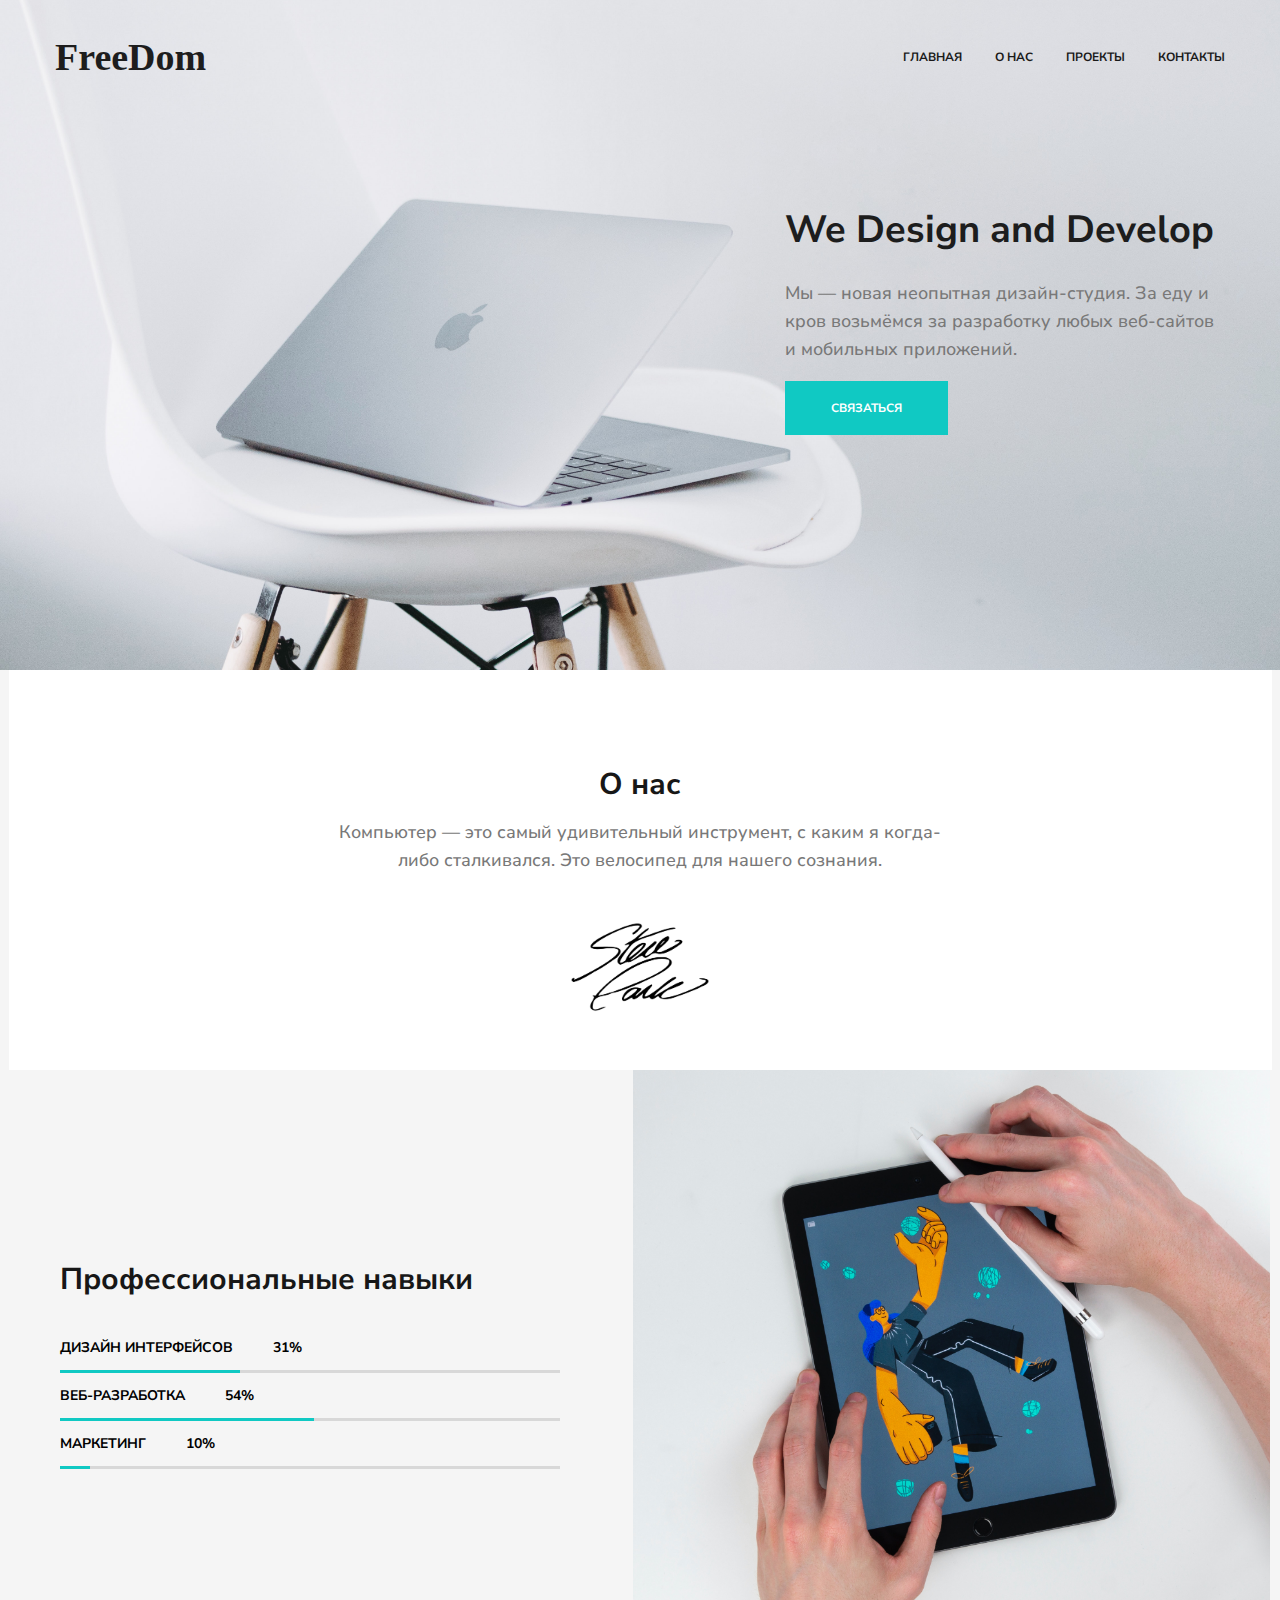
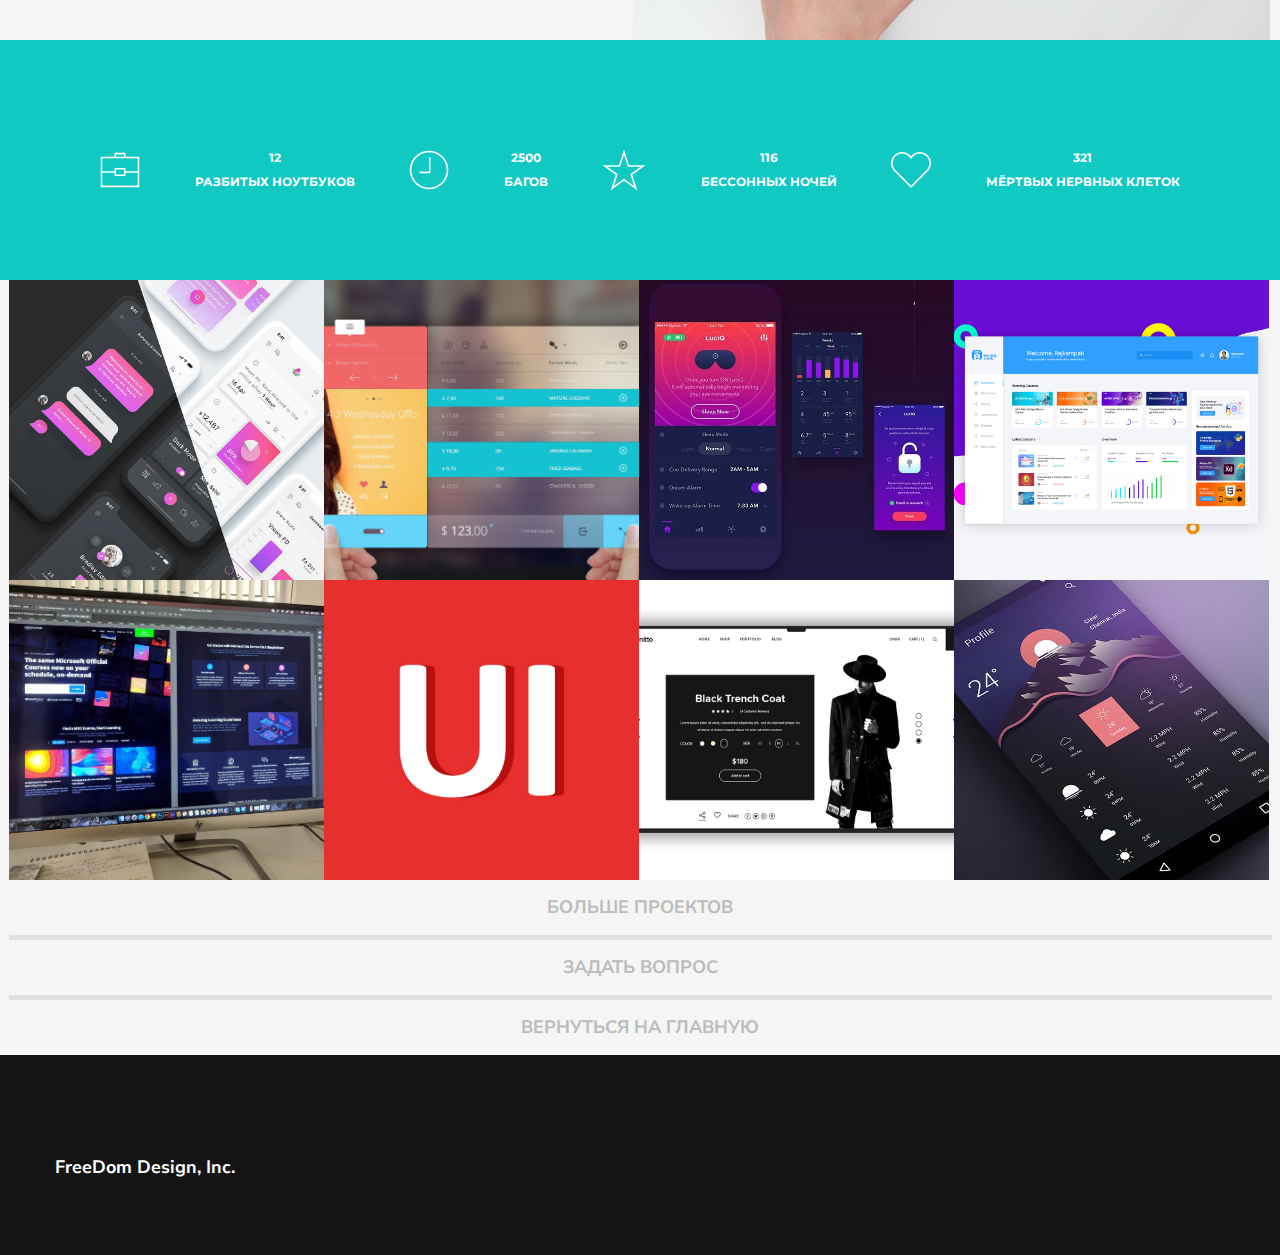
<file: index.html>
<!DOCTYPE html>
<html lang="en">
<head>
    <meta charset="UTF-8">
    <title>FreeDom</title>
    <link href="https://fonts.googleapis.com/css2?family=Montserrat:wght@500;700&family=Nunito+Sans&display=swap&family=Permanent+Marker&display=swap" rel="stylesheet">
    <link rel="stylesheet" href="main.css">
    <link rel="stylesheet" href="https://use.fontawesome.com/releases/v5.0.13/css/all.css" integrity="sha384-DNOHZ68U8hZfKXOrtjWvjxusGo9WQnrNx2sqG0tfsghAvtVlRW3tvkXWZh58N9jp" crossorigin="anonymous">
    <style>
        a i {
            color: #bcbcbc;
            font-size: 25px;
            margin-right: 20px;
            transition:  color 0.2s linear;
        }
        
        a i:hover {
            color: #787878;
        }
    </style>
</head>

<body>
   
    <header id="header" class="header">
        <div class="container_h">
            <div class="nav_wrapper">
                <div class="logo">FreeDom</div>
                <div class="nav">
                    <a class="nav_link" href="#header"><b>Главная</b></a>
                    <a class="nav_link" href="#fon"><b>О нас</b></a>
                    <a class="nav_link" href="#res"><b>Проекты</b></a>
                    <a class="nav_link" href="connect.html"><b>Контакты</b></a>
                </div>
            </div>
            <div class="header-desc">
               <h1 class="header_title">We Design and Develop</h1>
               <div class="header_text">
                   <p>Мы — новая неопытная дизайн-студия. За еду и кров возьмёмся за разработку любых веб-сайтов и мобильных приложений.</p>
               </div>
               <nav><a href="connect.html" class="header_btn"><b>Связаться</b></a></nav>
            </div>
        </div>
    </header>
    
    <center id="fon" class="fon">
        <div class="container_fon">
            <div class="title">О нас</div>
            <div class="header_text"><p>Компьютер — это самый удивительный инструмент, с каким я когда-либо сталкивался. Это велосипед для нашего сознания.</p></div>
            <div class="signature"></div>
        </div>
    </center>
    
    <about id="about" class="about">
       <div class="container_a">
            <div class="flex_box_3">
                <div class="skills">
                    <h1 class="title"><p>Профессиональные навыки</p></h1>
                    <div class="about_text">дизайн интерфейсов &emsp; &emsp; 31%</div>
                    <div class="flex_box_2"><div class="box_1"></div></div>
                    <div class="about_text">веб-разработка &emsp; &emsp; 54%</div>
                    <div class="flex_box_2"><div class="box_2"></div></div>
                    <div class="about_text">Маркетинг &emsp; &emsp; 10%</div>
                    <div class="flex_box_2"><div class="box_3"></div></div>
                </div>
                <div class="foto"></div>
            </div>
        </div>
    </about>
    
    <center id="res" class="res">
        <div class="container_res">
            <div class="flex_box_3">
                <img src="img/suitcase.png" alt="suitcase">
                <div class="res_text"><p>12</p> <p>Разбитых ноутбуков</p></div>
                <img src="img/clock.png" alt="clock">
                <div class="res_text"><p>2500</p> <p>Багов</p></div>
                <img src="img/star.png" alt="star">
                <div class="res_text"><p>116</p> <p>Бессонных ночей</p></div>
                <img src="img/heart.png" alt="heart">
                <div class="res_text"><p>321</p> <p>Мёртвых нервных клеток</p></div>
            </div>
        </div>
    </center>
    
    <center id="project" class="project">
        <div class="container_p">
            <div class="project_wrapper">
              <div class="pro_foto_1"></div>
              <div class="pro_foto_2"></div>
              <div class="pro_foto_3"></div>
              <div class="pro_foto_4"></div>
              <div class="pro_foto_5"></div>
              <div class="pro_foto_6"></div>
              <div class="pro_foto_7"></div>
              <div class="pro_foto_8"></div>
            </div>
            <div class="add"><a href="project.html" class="pro_btn"><div align="center">Больше проектов</div></a></div>
            <div class="add"><a href="connect.html" class="pro_btn"><div align="center">Задать вопрос</div></a></div>
            <div class="add"><a href="#header" class="pro_btn"><div align="center">Вернуться на главную</div></a></div>
        </div>
    </center>

    <footer class="footer">
        <div class="container_f">
            <div class="flex_box_3">
                <h2 class="footer_text"><p>FreeDom Design, Inc.</p></h2>
                <div class="icons">
                    <a href="#"><i class="fab fa-instagram"></i></a>
                    <a href="#"><i class="fab fa-twitter"></i></a>
                    <a href="#"><i class="fab fa-facebook"></i></a>
                    <a href="#"><i class="fab fa-vk"></i></a>
                </div>
            </div>
        </div>
    </footer>
    
</body></html>
</file>
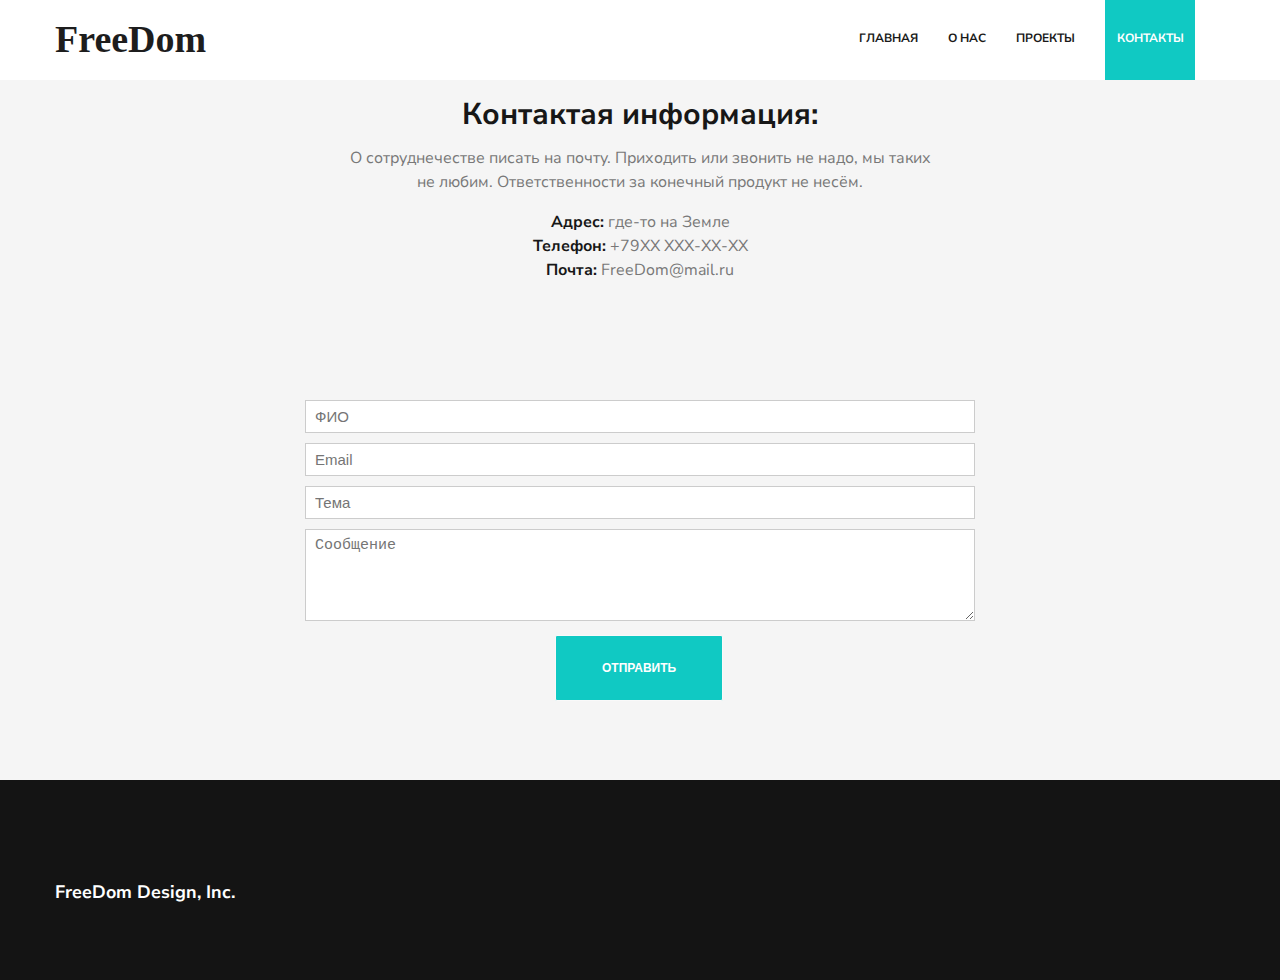
<file: connect.html>
<!DOCTYPE html>
<html lang="en">
<head>
    <meta charset="UTF-8">
    <title>Connect with us</title>
    <link href="https://fonts.googleapis.com/css2?family=Montserrat:wght@500;700&family=Nunito+Sans&display=swap&family=Permanent+Marker&display=swap" rel="stylesheet">
    <link rel="stylesheet" href="form.css">
    <link rel="stylesheet" href="https://use.fontawesome.com/releases/v5.0.13/css/all.css" integrity="sha384-DNOHZ68U8hZfKXOrtjWvjxusGo9WQnrNx2sqG0tfsghAvtVlRW3tvkXWZh58N9jp" crossorigin="anonymous">
    <style>
        a i {
            color: #bcbcbc;
            font-size: 25px;
            margin-right: 20px;
            transition:  color 0.2s linear;
        }
        
        a i:hover {
            color: #787878;
        }
    </style>
</head>
<body>
   
    <header id="header" class="header">
        <div class="nav_wrapper">
            <div class="logo">FreeDom</div>
                <div class="nav">
                    <div class="flex">
                        <a class="nav_link" href="index.html"><b>Главная</b></a>
                        <a class="nav_link" href="index.html#fon"><b>О нас</b></a>
                        <a class="nav_link" href="project.html"><b>Проекты</b></a>
                        <div class="nav_link_2"><b><div align="center">Контакты</div></b></div>
                    </div>
                </div>
        </div>
    </header>
   
    
    <contact id="contact" class="contact">
        <div class="container_c">
           <div class="flex_box">
               <div class="contact_info">
                   <h1 class="title">Контактая информация:</h1>
                   <div class="contact_text"><p>О сотруднечестве писать на почту. Приходить или звонить не надо, мы таких не любим. Ответственности за конечный продукт не несём.</p></div> 
                   <div class="contact_text"><span><b>Адрес:</b></span> где-то на Земле</div>
                   <div class="contact_text"><span><b>Телефон:</b></span> +79ХХ ХХХ-ХХ-ХХ</div>
                   <div class="contact_text"><span><b>Почта:</b></span> FreeDom@mail.ru</div>   
               </div>
                <div class="connect">
                    <form>
                       <input id="name" class="txt" name="name" type="name" placeholder="ФИО">
                       <input id="email" class="txt" name="email" type="email" placeholder="Email"> 
                       <input id="title" class="txt" name="title" type="title" placeholder="Тема">
                       <textarea id="msg" class="txtarea" name="msg" placeholder="Сообщение"></textarea>
                       <button id="send"><b>Отправить</b></button>
                    </form> 
                </div>
            </div>
        </div>
    </contact>

 
    <footer class="footer">
        <div class="container_f">
            <div class="flex_box_3">
                <h2 class="footer_text"><p>FreeDom Design, Inc.</p></h2>
                <div class="icons">
                    <a href="#"><i class="fab fa-instagram"></i></a>
                    <a href="#"><i class="fab fa-twitter"></i></a>
                    <a href="#"><i class="fab fa-facebook"></i></a>
                    <a href="#"><i class="fab fa-vk"></i></a>
                </div>
            </div>
        </div>
    </footer>
    
</body>
</html>
</file>
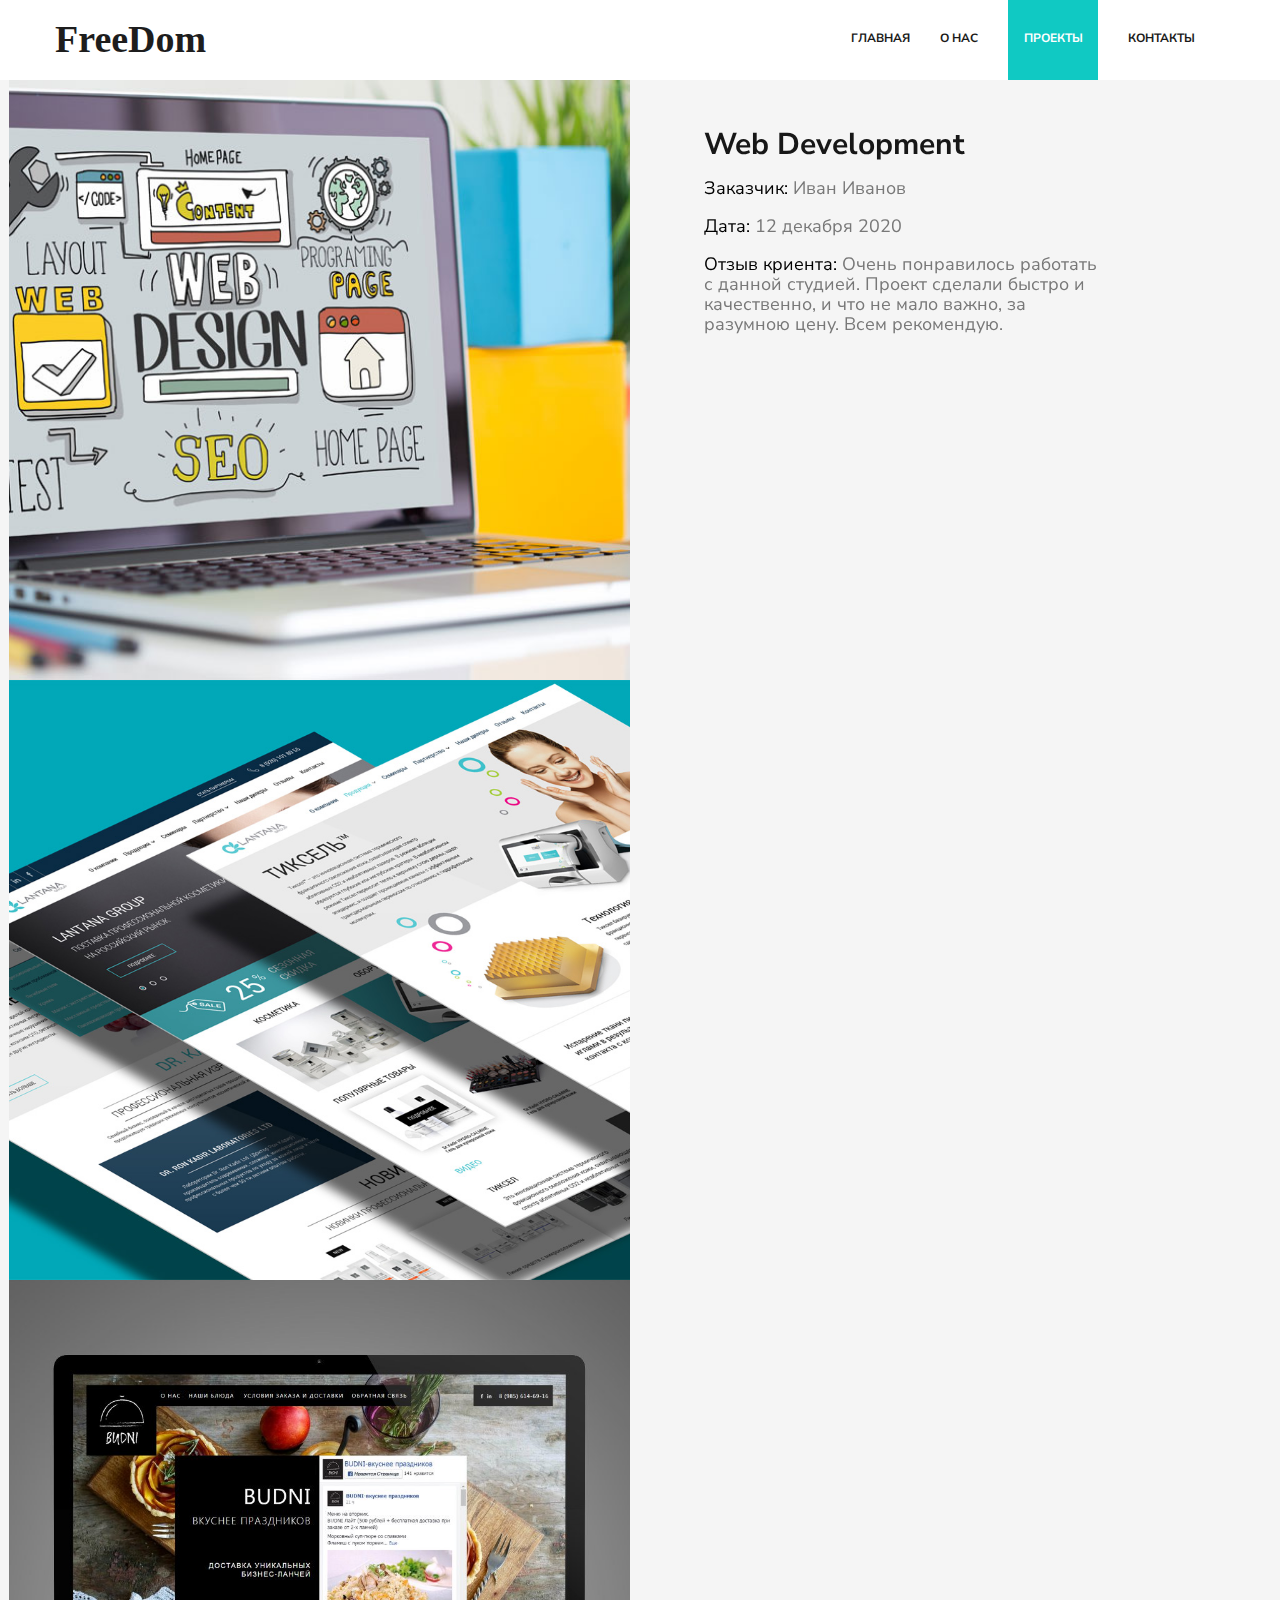
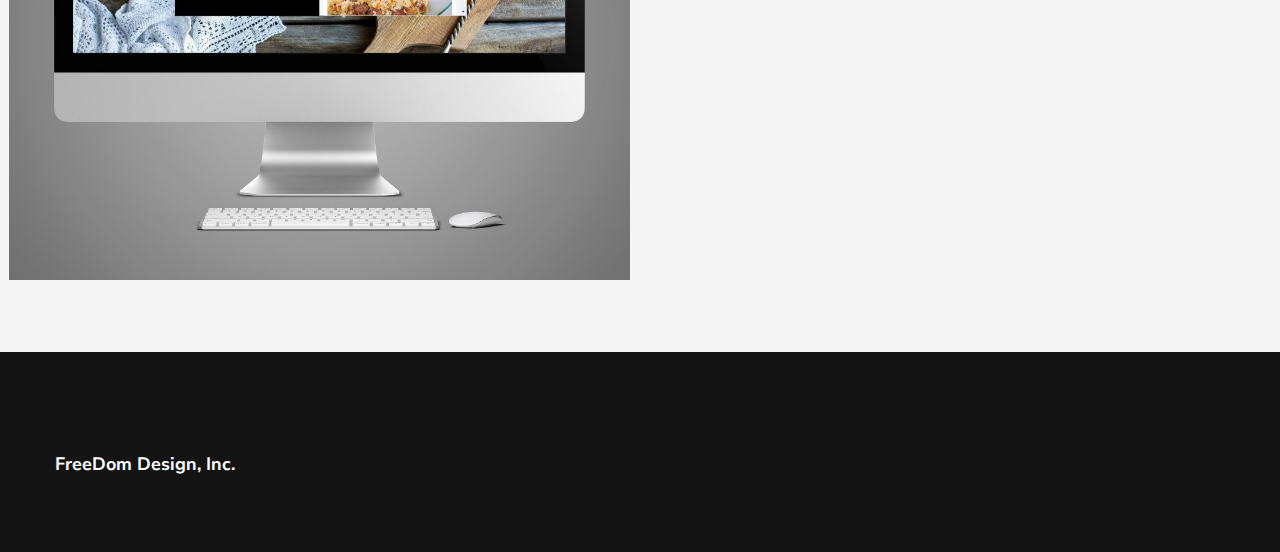
<file: project.html>
<!DOCTYPE html>
<html lang="en">
<head>
    <meta charset="UTF-8">
    <title>Our projects</title>
    <link href="https://fonts.googleapis.com/css2?family=Montserrat:wght@500;700&family=Nunito+Sans&display=swap&family=Permanent+Marker&display=swap" rel="stylesheet">
    <link rel="stylesheet" href="form.css">
    <link rel="stylesheet" href="https://use.fontawesome.com/releases/v5.0.13/css/all.css" integrity="sha384-DNOHZ68U8hZfKXOrtjWvjxusGo9WQnrNx2sqG0tfsghAvtVlRW3tvkXWZh58N9jp" crossorigin="anonymous">
    <style>
        a i {
            color: #bcbcbc;
            font-size: 25px;
            margin-right: 20px;
            transition:  color 0.2s linear;
        }
        
        a i:hover {
            color: #787878;
        }
    </style>
</head>
<body>
   
   <header id="header" class="header">
        <div class="nav_wrapper">
            <div class="logo">FreeDom</div>
                <div class="nav">
                    <div class="flex">
                        <a class="nav_link" href="index.html"><b>Главная</b></a>
                        <a class="nav_link" href="index.html#fon"><b>О нас</b></a>
                        <div class="nav_link_2"><b><div align="center"><span>Проекты</span></div></b></div>
                        <a class="nav_link" href="connect.html"><b>Контакты</b></a>
                    </div>
                </div>
        </div>
    </header>
    
    <center class="project">
        <div class="container_p">
            <div class="pic">
                <div class="f1"></div>
                <div class="f2"></div>
                <div class="f3"></div>
            </div>
            <div class="text">
                <div class="title">Web Development</div>
                <div class="pro_text"><p><span>Заказчик:</span> Иван Иванов</p></div>
                <div class="pro_text"><p><span>Дата:</span> 12 декабря 2020</p></div>
                <div class="pro_text"><p><span>Отзыв криента:</span> Очень понравилось работать с данной студией. Проект сделали быстро и качественно, и что не мало важно, за разумною цену. Всем рекомендую.</p></div>
            </div>
        </div>
        <div class="items">
            <a href="#"><i class="fas fa-angle-double-left"></i></a>
            <a href="#"><i class="fas fa-align-justify"></i></a>
            <a href="#"><i class="fas fa-angle-double-right"></i></a>
        </div>
    </center>
    
    <footer class="footer">
        <div class="container_f">
            <div class="flex_box_3">
                <h2 class="footer_text"><p>FreeDom Design, Inc.</p></h2>
                
                <div class="icons">
                    <a href="#"><i class="fab fa-instagram"></i></a>
                    <a href="#"><i class="fab fa-twitter"></i></a>
                    <a href="#"><i class="fab fa-facebook"></i></a>
                    <a href="#"><i class="fab fa-vk"></i></a>
                </div>
            </div>
        </div>
    </footer>
    
</body>
</html>
</file>
<file: main.css>
body {
    margin: 0;
    font-family: 'Montserrat', sans-serif;
    font-family: 'Nunito Sans', sans-serif;
    font-size: 16px;
    color: #787878;
    line-height: 24px;
    background-color: #f5f5f5;
}

/* header */
.header {
    width: 100%;
    height: 670px;
    background: url("img/header.jpg") center no-repeat;
    background-size: cover;
}

.container_h {
    width: 1170px;
    height: 430px;
    margin: 0 auto;
    padding-top: 38px;
}

.logo {
    color: #1d1d1d; 
    font-weight: 700;
    font-size: 38px;
    line-height: 38px;
    font-family:  Permanent Marker;
}

.nav_wrapper {
    display: flex;
    justify-content:space-between;
    align-items: center;
}

/*флекс-бокс контейнер*/
.flex_box { 
    display: flex;
    justify-content:space-between;
}

/*навигация по сайту*/
.nav {
    margin: 0;
    padding: 0;
    font-size: 12px;
    text-transform: uppercase;
    font-weight: 500;
}

.nav_link {
    margin-right: 30px;
    color: #191919;
    text-decoration: none;
    transition:  color 0.2s linear;
}

.nav_link:last-child {
    margin-right: 0;
}

.nav_link:hover {
    color: #10c9c3;
}

/* Desc header */
.header-desc {
    width: 440px;
    height: 235px;
    margin-left: 710px;
    margin-top: 130px;
    padding-left: 20px;
}

.header_title {
    color: #1d1d1d; 
    font-weight: 700;
    font-size: 38px;
    line-height: 48px;
}

.header_text {
    font-weight: 500;
    font-size: 18px;
    line-height: 28px;
}

.header_btn {
    /* Style for "text" */
    text-decoration: none;
    color: #ffffff;
    font-size: 12px;
    font-weight: 500;
    line-height: 54px;
    
    /*text-align: center;*/
    text-transform: uppercase;
    
    /* Style for "bg" */
    display: inline-block;
    height: 54px;
    padding-left: 46px;
    padding-right: 46px;
    background-color: #10c9c3;
}

.header_btn:hover {
    background: #787878;
}



/* fon */
.fon {
    width: 1263px;
    height: 400px;
    background-color: #fff;
    margin: 0 auto;
}

.container_fon {
    width: 620px;
    height: 220px;
    align-content: center;
    padding-top: 100px;
}

.signature {
    width: 150px;
    height: 150px;
    background: url(img/signature.png) center no-repeat;
    background-size: cover;
}


/* about us */
.container_a {
    width: 1260px;
    height: 570px;
    margin: 0 auto;
}

.title {
    color: #171717;
    font-size: 30px;
    font-weight: 700;
    line-height: 1;
    margin: 0;
}

.skills {
    padding-left: 50px;
    width: 630px;
    height: 240px;

}

.foto {
    width: 700px;
    height: 570px;
    background: url("img/skills.jpg") center no-repeat;
    background-size: cover;
}

.about_text {
    color: #000000;
    font-weight: 700;
    font-size: 14px;
    line-height: 45px;
    text-transform: uppercase;
}

.flex_box_2 {
    width: 500px;
    display: flex;
    justify-content: space-between;
    background-color: #d8d8d8;
}

.box_1 {
    margin: 0;
    padding: 0;
    width: 180px;
    height: 3px;
    background-color: #10c9c3;
}

.box_2 {
    margin: 0;
    padding: 0;
    width: 254px;
    height: 3px;
    background-color: #10c9c3;
}

.box_3 {
    margin: 0;
    padding: 0;
    width: 30px;
    height: 3px;
    background-color: #10c9c3;
}



/* res */
.res {
    width: 100%;
    height: 240px;
    background-color: #10c9c3;
    margin: 0 auto;
}

.container_res {
    width: 1080px;
    height: 40px;
    margin: 0 auto;
    padding-top: 100px;
}

.flex_box_3 {
    display: flex;
    justify-content:space-between;
    align-items: center;
}

.res_text {
    color: #ffffff;
    font-family: Montserrat;
    font-size: 12px;
    font-weight: 700;
    line-height: 1;
    text-transform: uppercase;
}



/* project */
.container_p {
    width: 1263px;
    height: 775px;
    margin: 0 auto;
}

.project_wrapper {
    display: flex;
    justify-content:flex-start;
    flex-wrap: wrap;
}

.pro_foto_1 {
    width: 315px;
    height: 300px;
    background: url("img/foto_1.jpg") center no-repeat;
    background-size: cover;
    transition: all 1s ease-out;
}

.pro_foto_1:hover {
    transform: scale(1.2);
}

.pro_foto_2:hover {
    transform: scale(1.2);
}

.pro_foto_3:hover {
    transform: scale(1.2);
}

.pro_foto_4:hover {
    transform: scale(1.2);
}

.pro_foto_5:hover {
    transform: scale(1.2);
}

.pro_foto_6:hover {
    transform: scale(1.2);
}

.pro_foto_7:hover {
    transform: scale(1.2);
}

.pro_foto_8:hover {
    transform: scale(1.2);
}

.pro_foto_2 {
    width: 315px;
    height: 300px;
    background: url("img/foto_2.jpg") center no-repeat;
    background-size: cover;
    transition: all 1s ease-out;
}

.pro_foto_3 {
    width: 315px;
    height: 300px;
    background: url("img/foto_3.jpg") center no-repeat;
    background-size: cover;
    transition: all 1s ease-out;
}

.pro_foto_4 {
    width: 315px;
    height: 300px;
    background: url("img/foto_4.png") center no-repeat;
    background-size: cover;
    transition: all 1s ease-out;
}

.pro_foto_5 {
    width: 315px;
    height: 300px;
    background: url("img/foto_5.jpg") center no-repeat;
    background-size: cover;
    transition: all 1s ease-out;
}

.pro_foto_6 {
    width: 315px;
    height: 300px;
    background: url("img/foto_6.jpg") center no-repeat;
    background-size: cover;
    transition: all 1s ease-out;
}

.pro_foto_7 {
    width: 315px;
    height: 300px;
    background: url("img/foto_7.png") center no-repeat;
    background-size: cover;
    transition: all 1s ease-out;
}

.pro_foto_8 {
    width: 315px;
    height: 300px;
    background: url("img/foto_8.jpg") center no-repeat;
    background-size: cover;
    transition: all 1s ease-out;
}

/* links */
.add {
    margin-top: 15px;
    width: 1263px;
    height: 40px;
    border-bottom: 5px solid #e0e0e0;
}

.pro_btn {
    color: #bcbcbc;
    font-size: 18px;
    font-weight: 700;
    text-transform: uppercase;
    text-decoration: none;
    transition:  color 0.2s linear;
}

.pro_btn:hover {
  color: #8e8e8e;
}



/* contact */
.container_c {
    width: 1170px;
    height: 150px;
    margin: 0 auto;
    margin-top: 100px;
}



/* Footer */
.footer {
    width: 100%;
    height: 200px;
    background-color: #141414;
}

.container_f {
    width: 1170px;
    height: 90px;
    margin: 0 auto;
    padding-top: 70px;
}

.footer_text {
    color: #ffffff;
    font-size: 18px;
    font-weight: 700;
    line-height: 1;
}
</file>
<file: form.css>
body {
    margin: 0;
    font-family: 'Montserrat', sans-serif;
    font-family: 'Nunito Sans', sans-serif;
    font-size: 18px;
    color: #787878;
    line-height: 20px;
    background-color: #f5f5f5;
}



/* header */
.header {
    width: 100%;
    height: 80px;
    background-color: #fff;
}

.logo {
    padding-top: 20px;
    color: #1d1d1d; 
    font-weight: 700;
    font-size: 38px;
    line-height: 38px;
    font-family:  Permanent Marker;
}

/*навигация по сайту*/
.nav_wrapper {
    display: flex;
    justify-content:space-between;
    width: 1170px;
    margin: 0 auto;
}

.nav {
    margin: 0;
    padding: 0;
    font-size: 12px;
    text-transform: uppercase;
    font-weight: 500;
}

.nav_link {
    padding-top: 28px;
    margin-right: 30px;
    color: #191919;
    text-decoration: none;
    transition:  color 0.2s linear;
}

.nav_link:hover {
    color: #10c9c3;
}

.flex {
    display: flex;
    justify-content: flex-end;
}

.nav_link_2 {
    margin-right: 0;
    color: #fff;
    text-decoration: none;
    padding-top: 28px;
    height: 52px;
    width: 90px;
    background-color: #10c9c3;
}

.nav_link_2 {
    margin-right: 30px;
}



/* местоположение */
.container_c {
    width: 1170px;
    height: 680px;
    margin: 0 auto;
    padding-top: 20px;
}

.flex_box { 
    display: flex;
    justify-content:space-between;
    flex-direction: column;
    align-items: center;
}

.contact_info {
    width: 600px;
    height: 300px;
    text-align: center;
}

.title {
    color: #171717;
    font-size: 30px;
    font-weight: 700;
    line-height: 1;
}

.contact_text {  
    font-size: 16px;
    font-weight: 400;
    line-height: 24px;
}

.contact_text span {
    color: #171717;
}

/* форма */
.connect {
    padding-left: 250px;
}

#inline {
   margin-left: 30px;
   width:80%;
   margin: 0 auto;
   background:#FFF;
   padding:10px 20px;
}

.txt {
   display:inline-block;
   color:#676767;
   width:650px;
   margin-bottom:10px;
   border:1px solid #CCC;
   padding:5px 9px;
   font-size:15px!important;
   line-height:1.4em;
}

.txtarea {
   display:inline-block;
   color:#676767;
   width:650px;
   margin-bottom:10px;
   border:1px solid #CCC;
   padding:5px 9px;
   font-size:15px!important;
   line-height:1.4em;
   height:80px;
}

.txt:focus, .txtarea:focus {
    border-style:solid;
    border-color:#BABABA;
    color:#444;
}

input.error, textarea.error {
    border-color:#973D3D;
    border-style:solid;
    background:#F0BEBE;
    color:#A35959;
}

input.error:focus, textarea.error:focus {
    border-color:#973D3D;
    color:#A35959;
}

#send { 
    color:#FFFFFF;
    
    font-size: 12px;
    font-weight: 500;
    line-height: 54px;
    
    /*text-align: center;*/
    text-transform: uppercase;
    
    display:block;
    cursor:pointer;
    padding:5px 11px;
    border:solid 1px #F9F9F9;
    border-radius:2px;
    background:#10c9c3;
    margin-bottom:20px;
    padding-left: 46px;
    padding-right: 46px;
    margin-left: 250px;
    
}

#send:hover {
    background:#787878;
}



/* project */
.container_p {
    display: flex;   
    justify-content: space-between;
    width: 1263px;
    height: 1800px;
}

.pic {
    display: flex;
    flex-direction: column;
    justify-content: flex-start;
}

.f1 {
    height: 600px;
    width: 621px;
    background: url("img/f1.jpg") center no-repeat;
    background-size: cover;
}

.f2 {
    height: 600px;
    width: 621px;
    background: url("img/f2.jpg") center no-repeat;
    background-size: cover;
}

.f3 {
    height: 600px;
    width: 621px;
    background: url("img/f3.jpg") center no-repeat;
    background-size: cover;
}

.text {
    width: 400px;
    text-align: left;
    position: fixed;
    left: 55%;
    padding-top: 50px;
}

.title {
    color: #171717;
    font-size: 30px;
    font-weight: 700;
    line-height: 1;
    margin: 0;
}


.pro_text span {
    color: #000;
}

.items {
    width: 1262px;
    padding-top: 25px;
    padding-bottom: 25px;
}



/* Footer */
.footer {
    width: 100%;
    height: 200px;
    background-color: #141414;
}

.container_f {
    width: 1170px;
    height: 90px;
    margin: 0 auto;
    padding-top: 70px;
}

.flex_box_3 {
    display: flex;
    justify-content: space-between;
    align-items: center;
}

.footer_text {
    color: #ffffff;
    font-size: 18px;
    font-weight: 700;
    line-height: 1;
}
</file>
